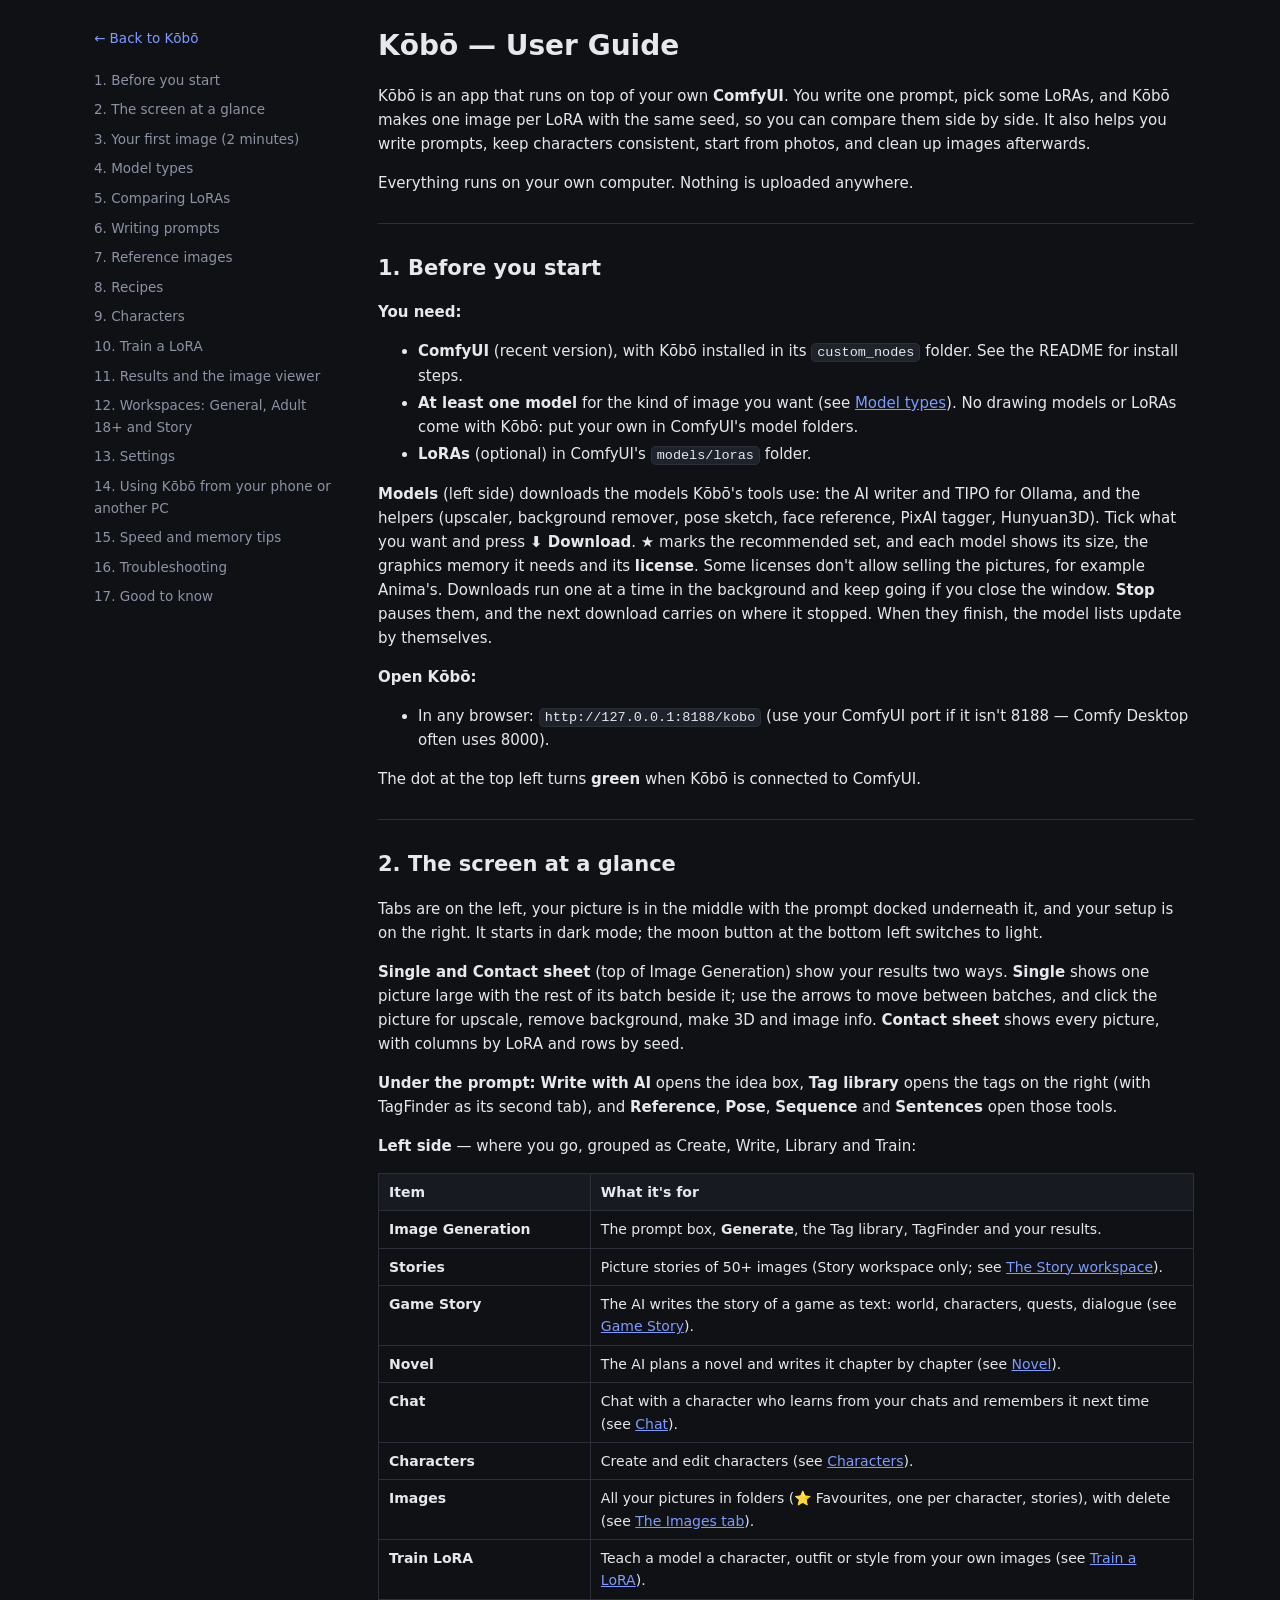
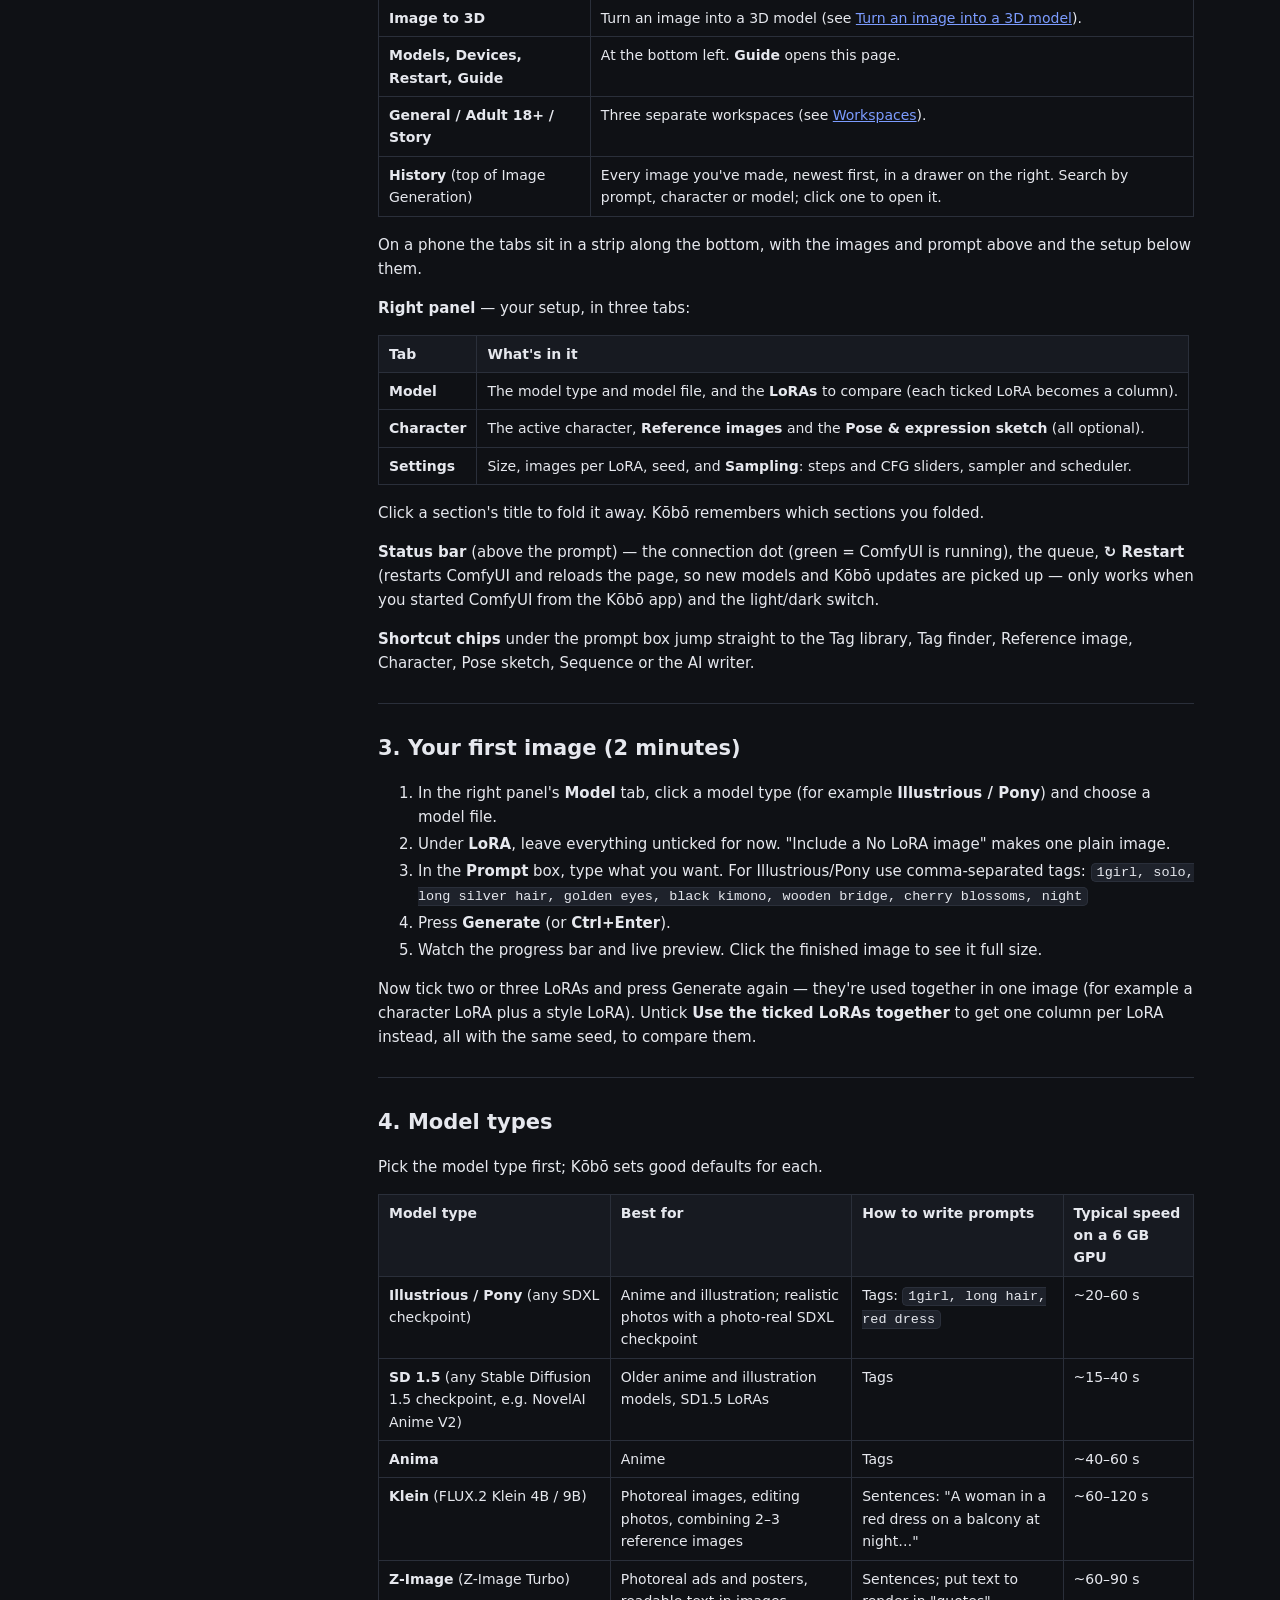
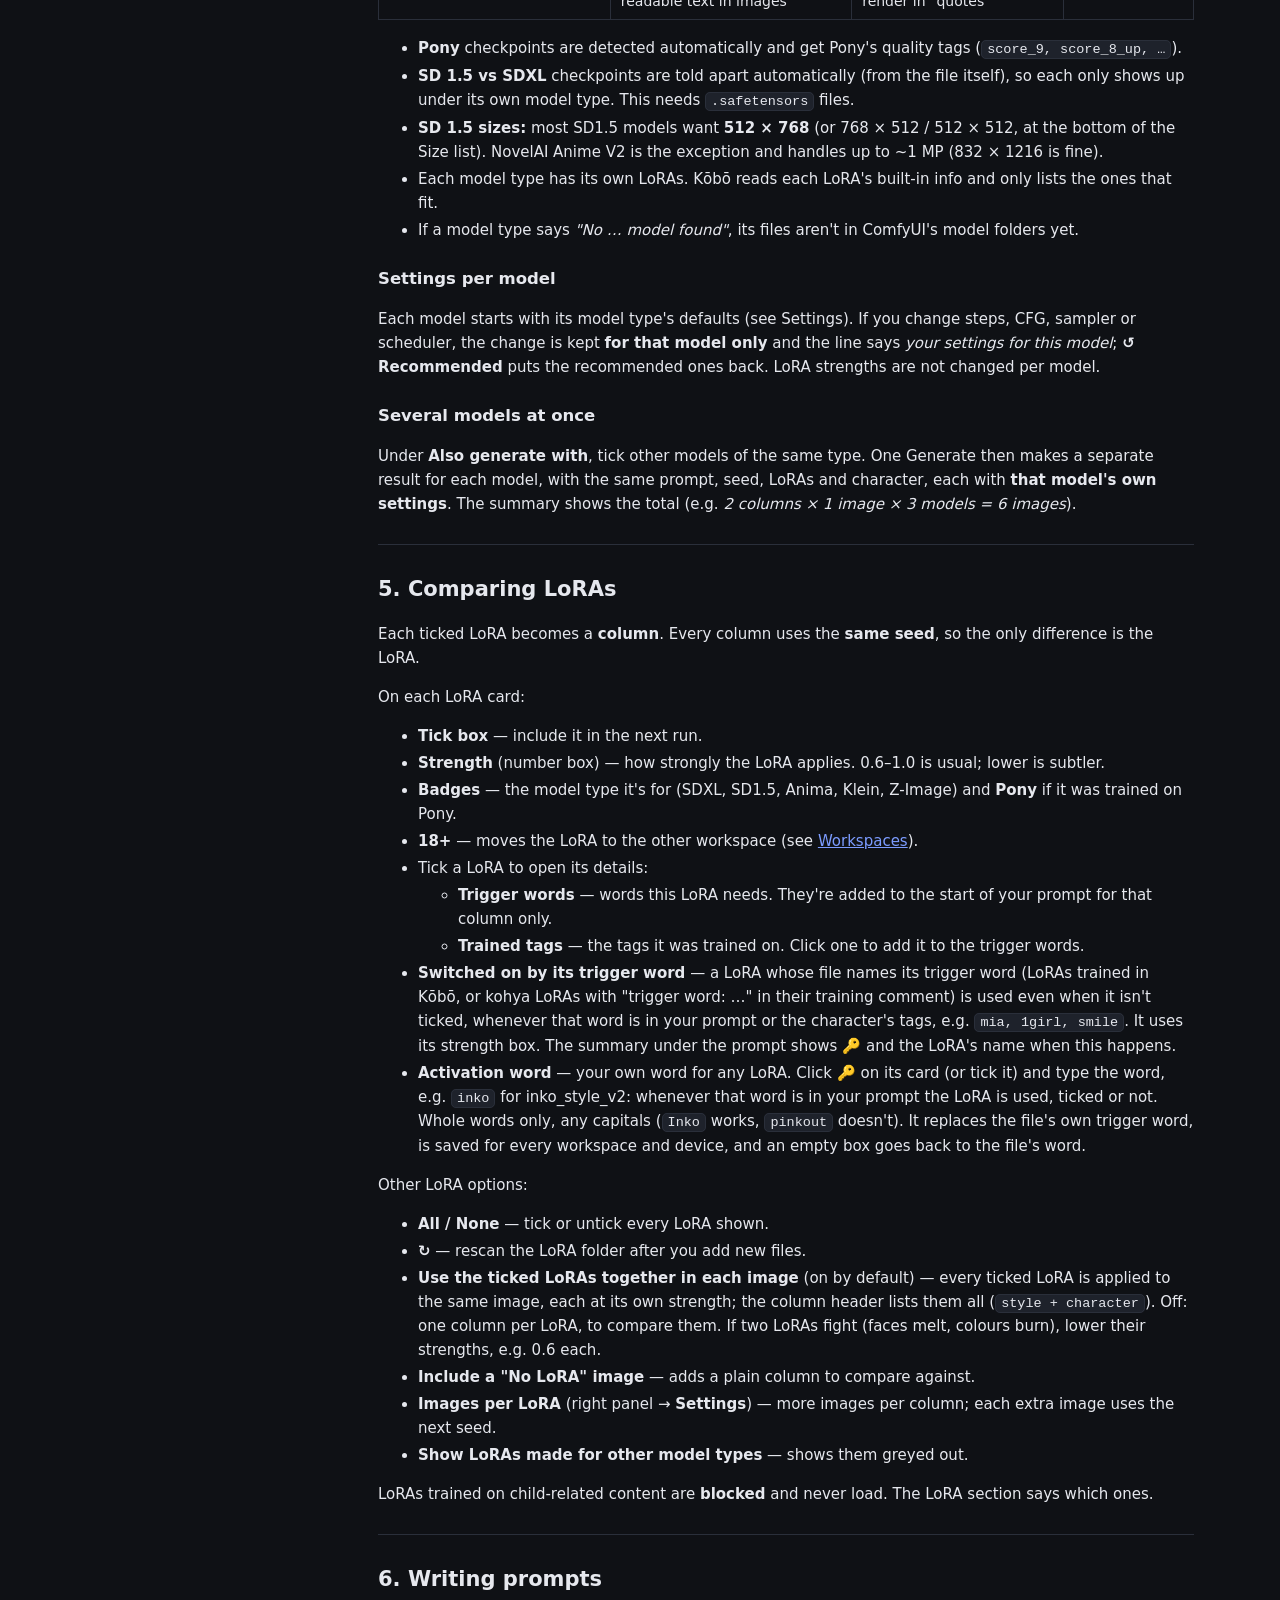
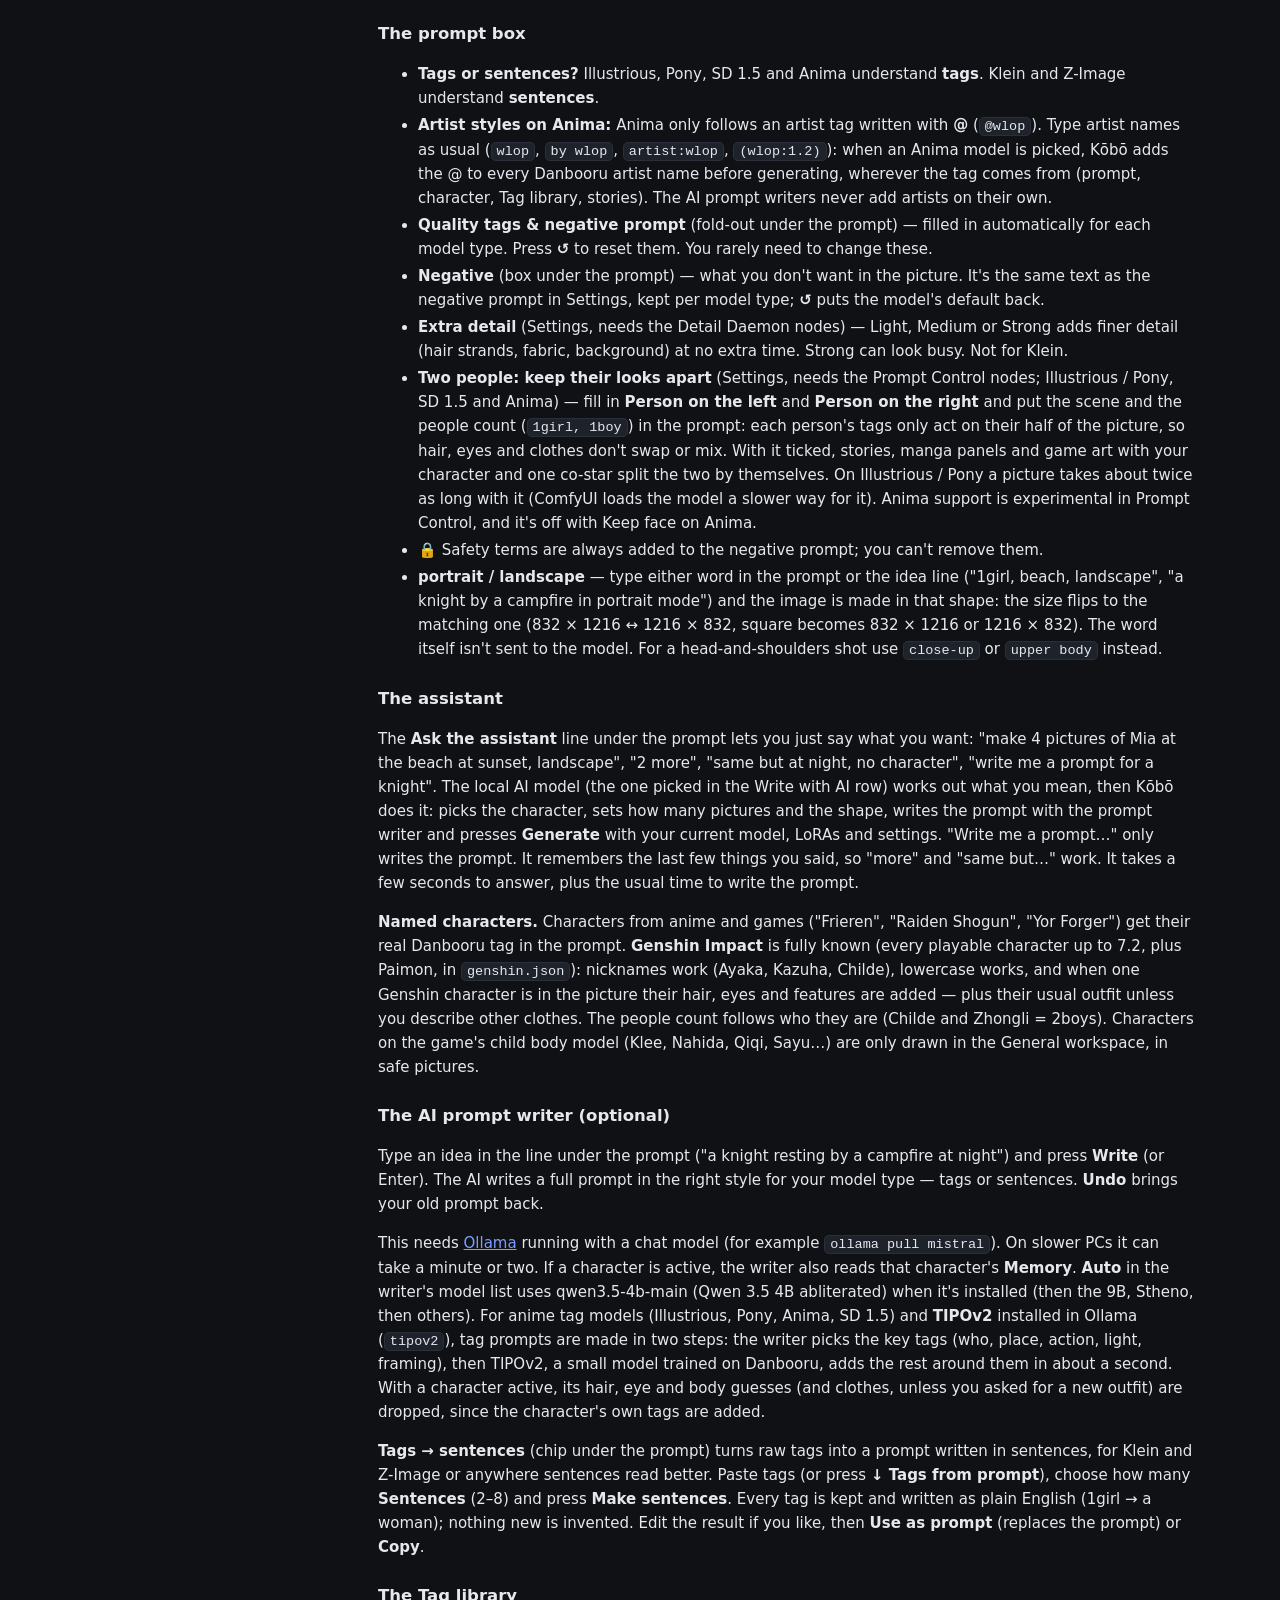
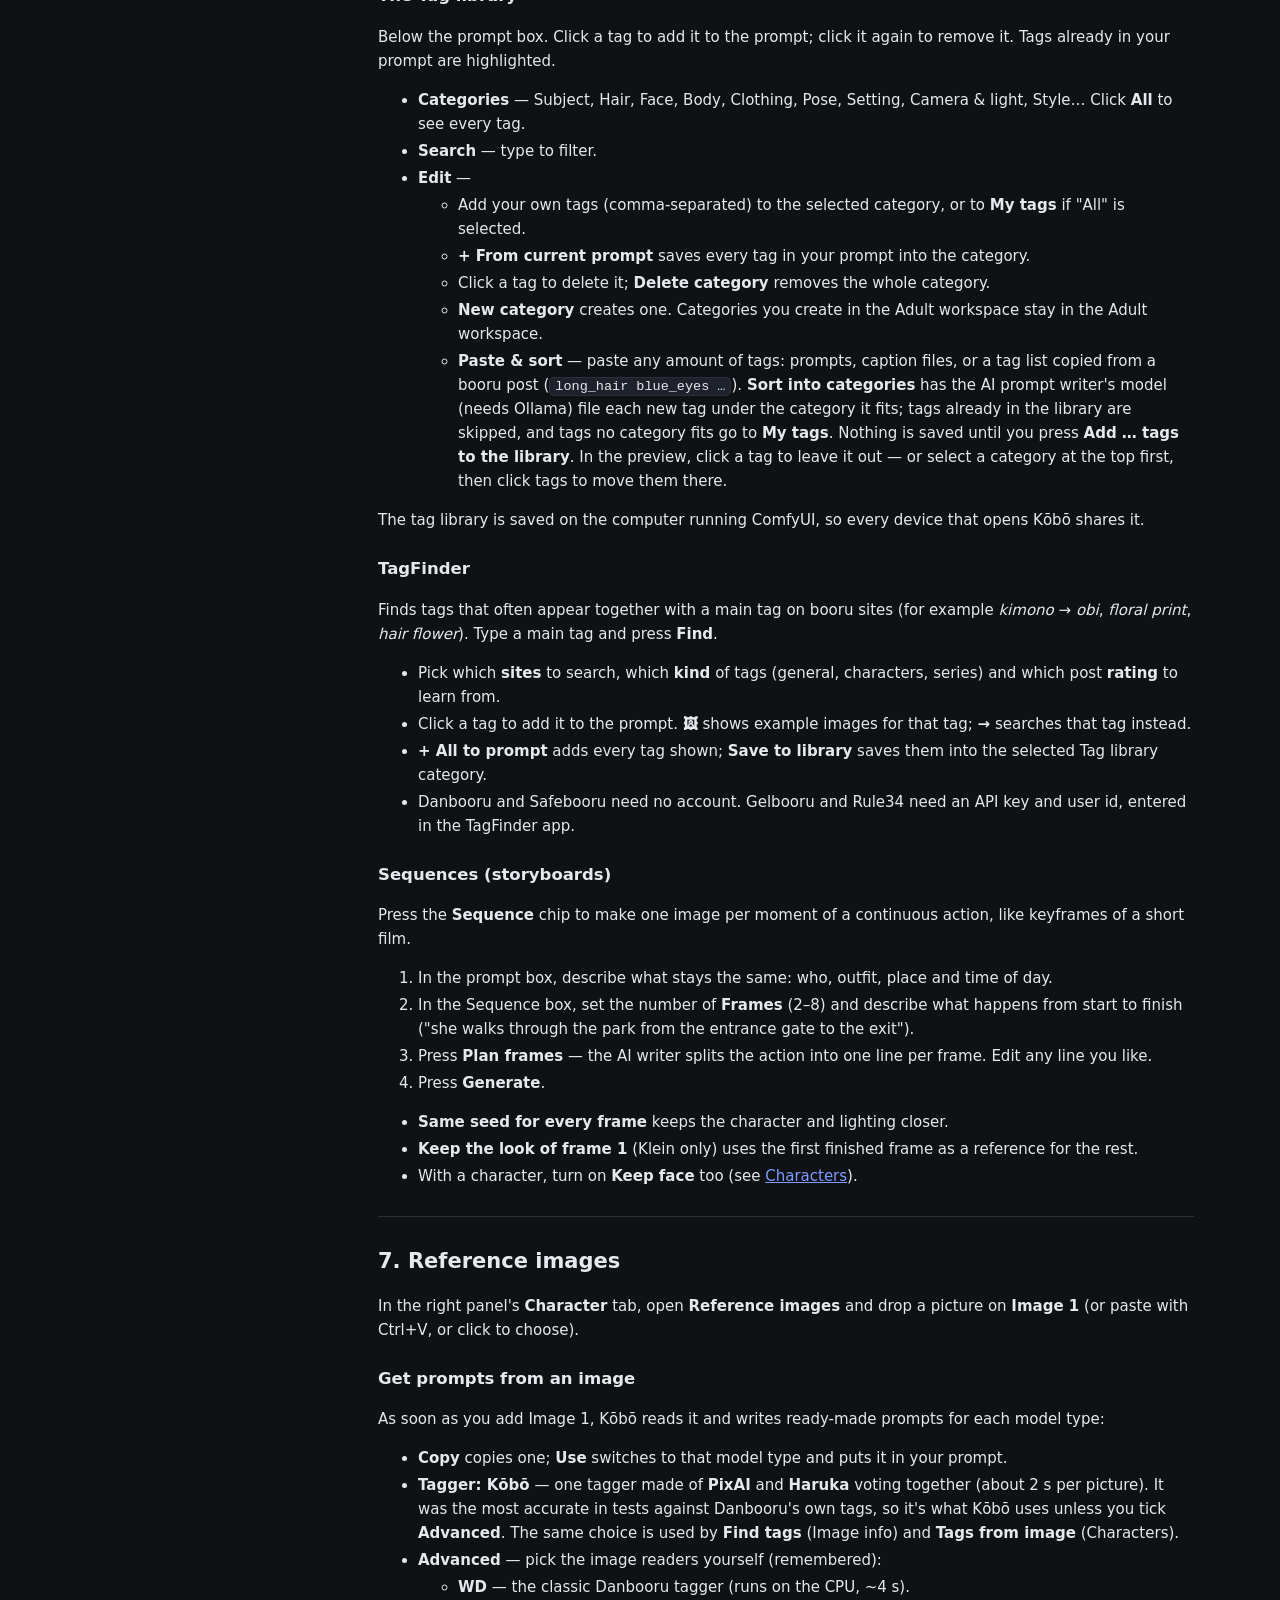
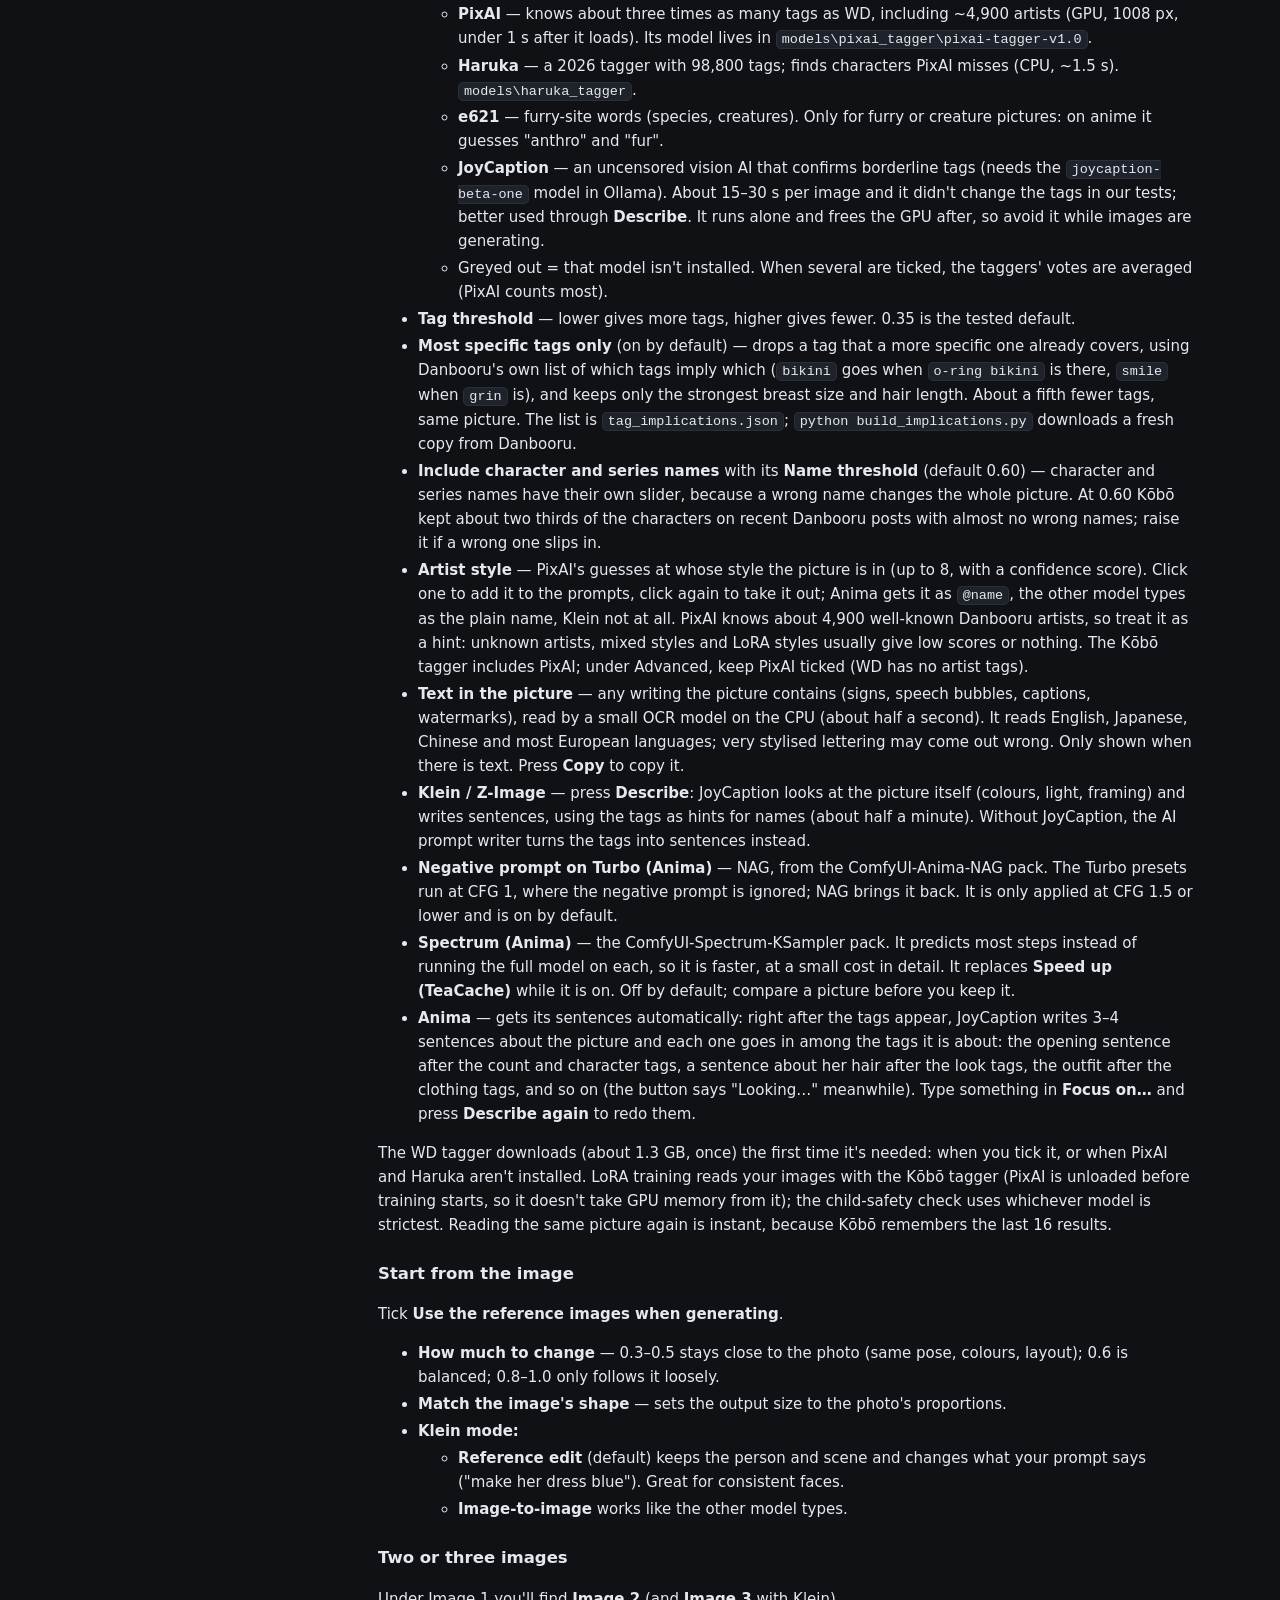
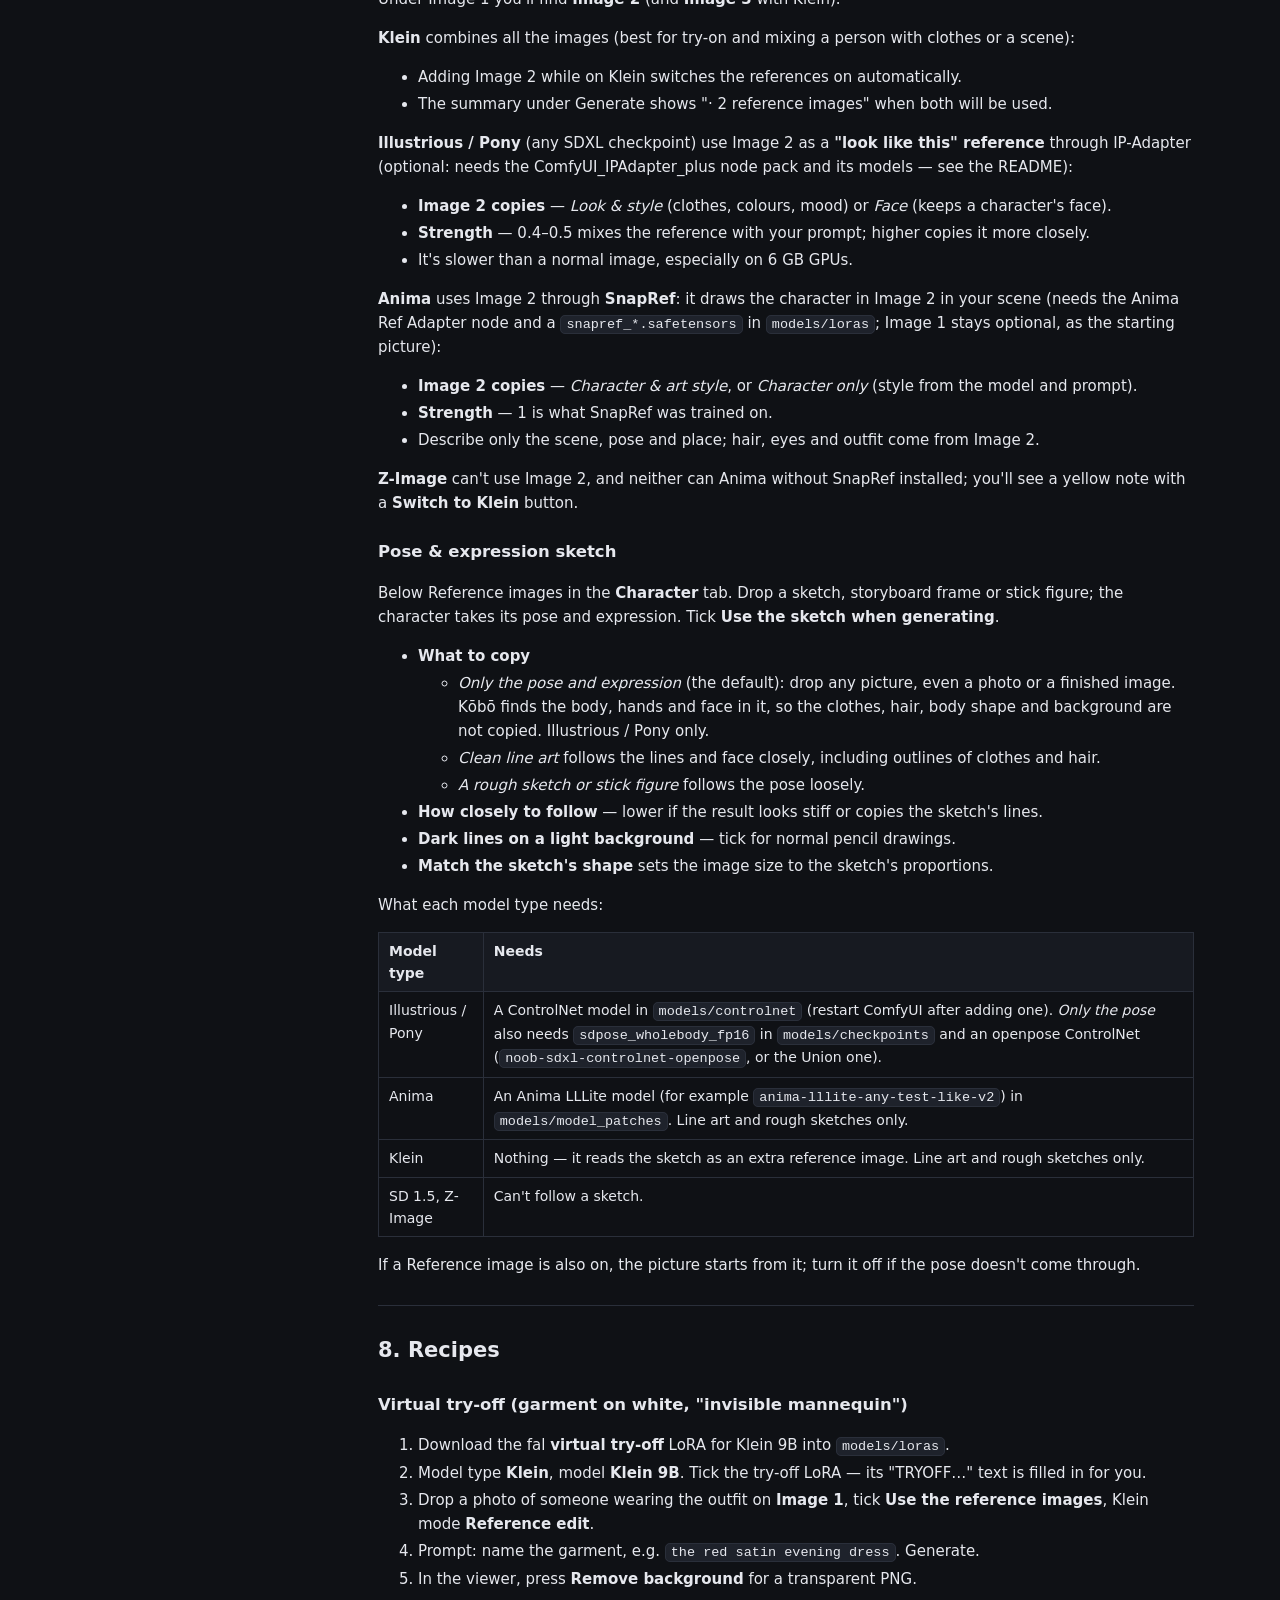
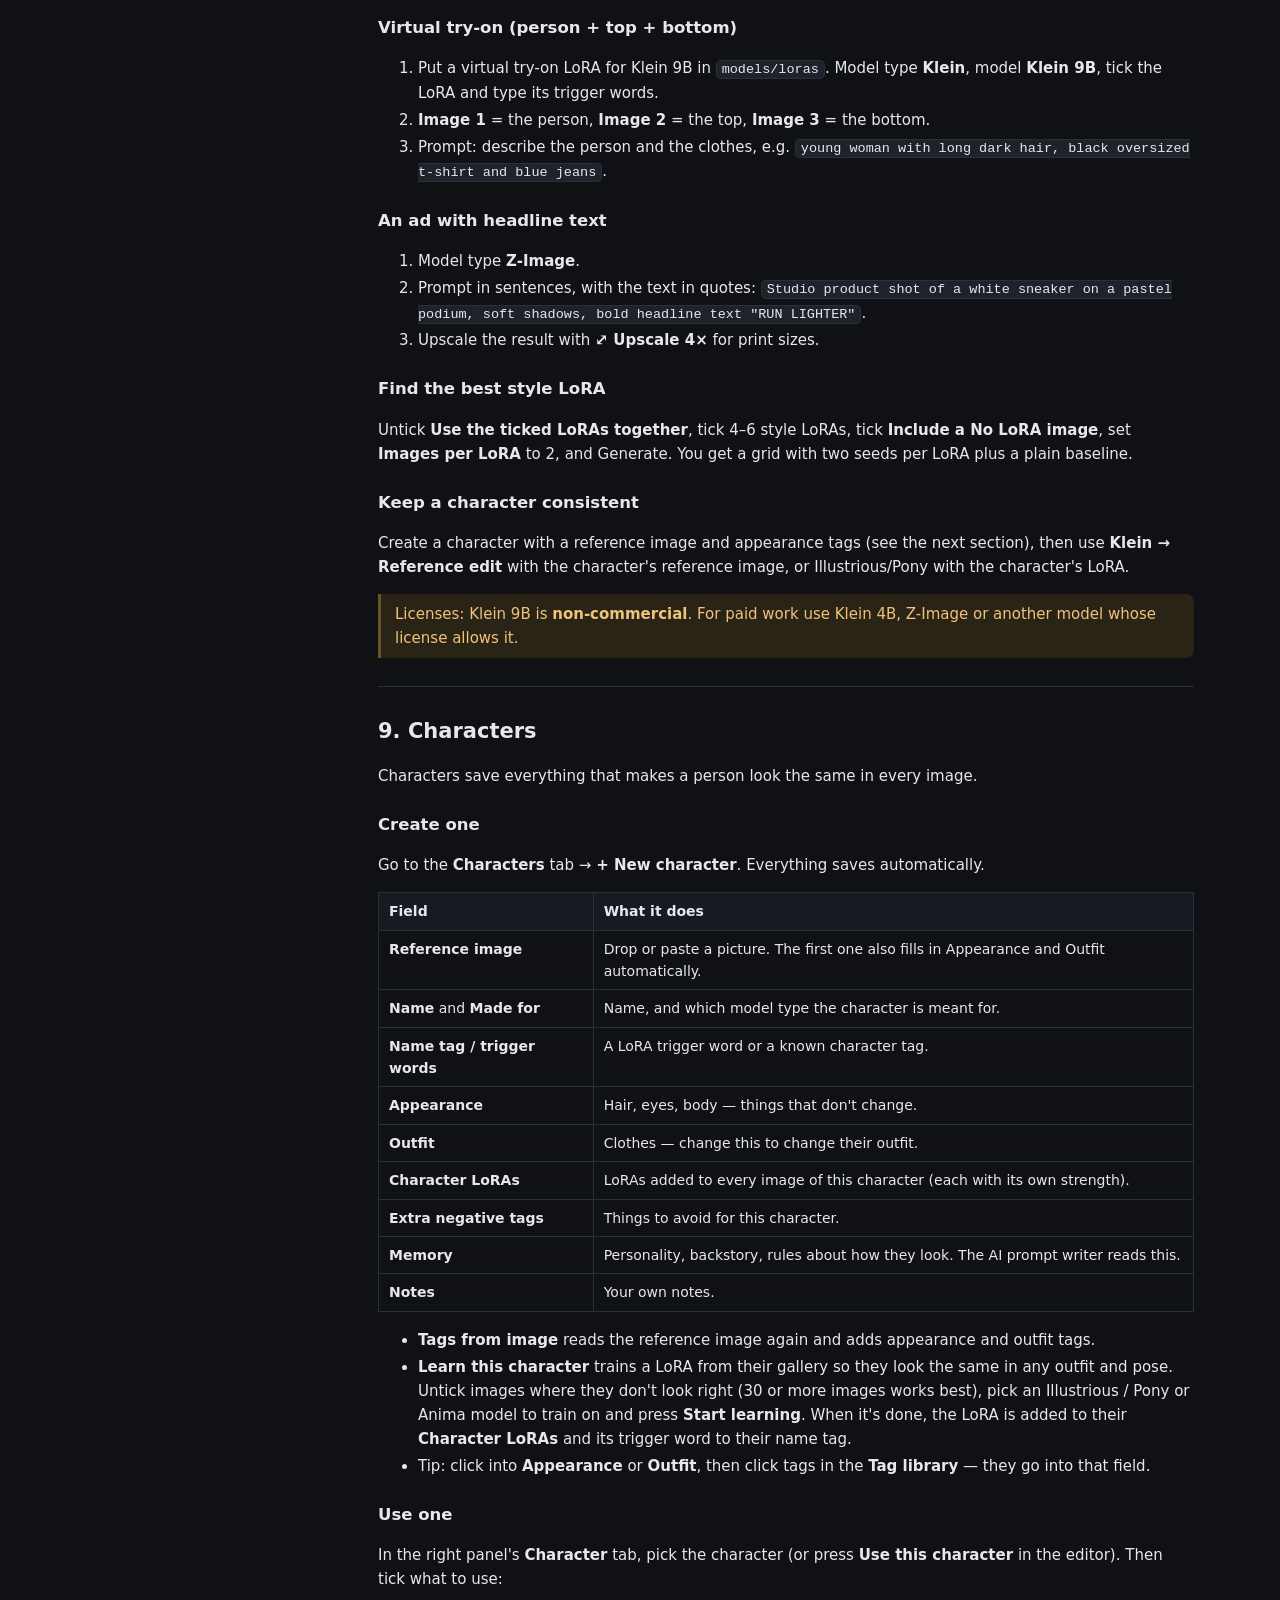
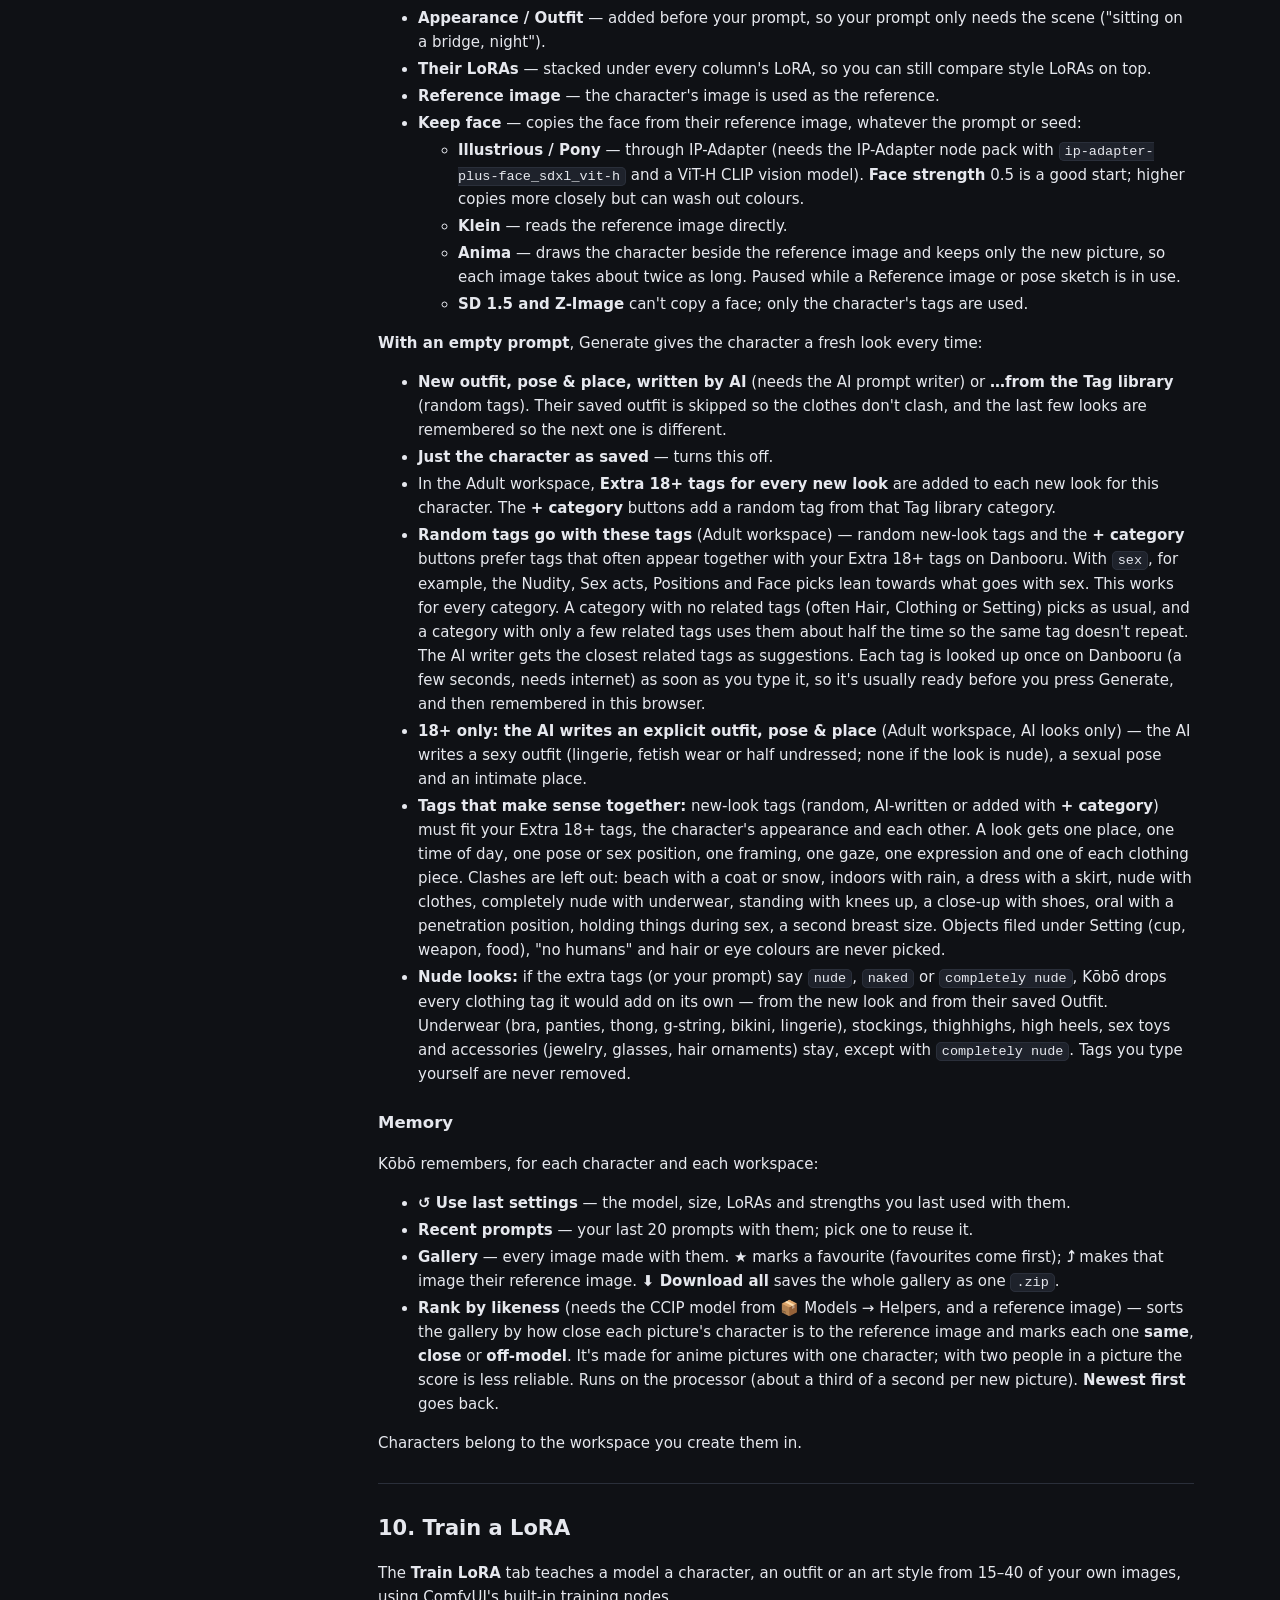
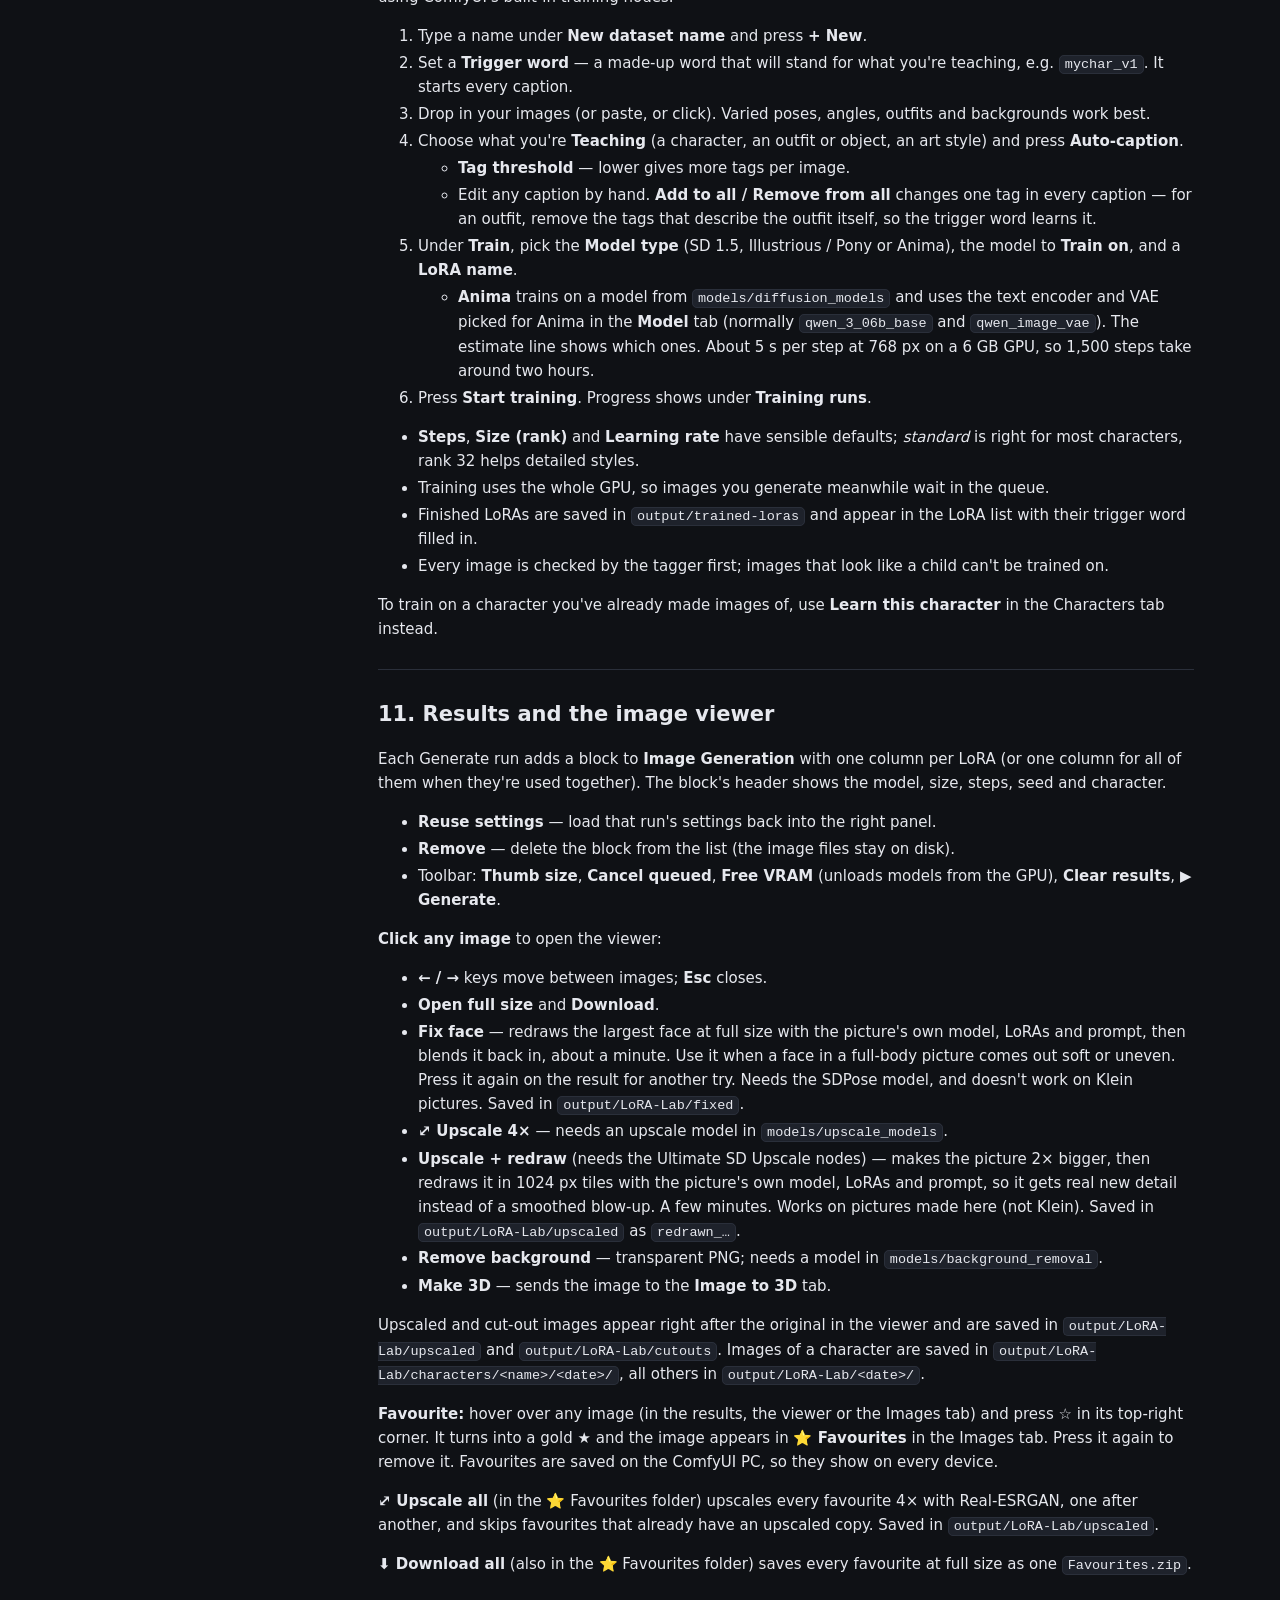
<file: web/guide.html>
<!doctype html>
<html lang="en">
<head>
<meta charset="utf-8">
<meta name="viewport" content="width=device-width, initial-scale=1">
<title>Kōbō Guide</title>
<link rel="icon" type="image/png" href="icon-192.png">
<style>
:root { --bg: #0f1115; --panel: #171a21; --panel2: #1e222b; --line: #2a2f3a; --text: #e6e8ee; --muted: #8b93a5; --accent: #7c9cff; }
* { box-sizing: border-box; }
html, body { margin: 0; background: var(--bg); color: var(--text); font: 15px/1.6 system-ui, -apple-system, "Segoe UI", Roboto, sans-serif; }
.wrap { display: grid; grid-template-columns: 260px minmax(0, 820px); gap: 32px; max-width: 1140px; margin: 0 auto; padding: 24px 16px 80px; }
nav { position: sticky; top: 16px; align-self: start; max-height: calc(100vh - 32px); overflow-y: auto; font-size: 13.5px; }
nav a { display: block; color: var(--muted); text-decoration: none; padding: 4px 8px; border-radius: 6px; }
nav a:hover, nav a.on { color: var(--text); background: var(--panel2); }
nav .back { color: var(--accent); margin-bottom: 12px; }
article h1 { font-size: 28px; margin: 0 0 12px; }
article h2 { font-size: 21px; margin: 28px 0 10px; }
article h3 { font-size: 16.5px; margin: 24px 0 6px; }
article a { color: var(--accent); }
article code { background: var(--panel2); border: 1px solid var(--line); border-radius: 5px; padding: 1px 5px; font-size: 13.5px; }
article pre { background: var(--panel2); border: 1px solid var(--line); border-radius: 8px; padding: 12px; overflow-x: auto; }
article pre code { border: 0; padding: 0; background: none; }
article table { border-collapse: collapse; width: 100%; margin: 10px 0 16px; font-size: 14px; display: block; overflow-x: auto; }
article th, article td { border: 1px solid var(--line); padding: 7px 10px; text-align: left; vertical-align: top; }
article th { background: var(--panel); }
article blockquote { margin: 12px 0; padding: 8px 14px; border-left: 3px solid #6b5328; background: #2a2416; color: #f0c27a; border-radius: 0 8px 8px 0; }
article hr { border: 0; border-top: 1px solid var(--line); margin: 28px 0; }
article li { margin: 3px 0; }
.err { color: #ef6b6b; }
@media (max-width: 860px) { .wrap { grid-template-columns: 1fr; } nav { position: static; max-height: none; } }
</style>
</head>
<body>
<div class="wrap">
  <nav id="toc"><a class="back" href="index.html">← Back to Kōbō</a></nav>
  <article id="doc">Loading the guide…</article>
</div>
<script>
// Renders USER_GUIDE.md (the same file shown on GitHub) with a small Markdown subset:
// headings, paragraphs, lists, tables, code, blockquotes, rules, bold, italics and links.
(() => {
"use strict";
const esc = (t) => t.replace(/&/g, "&amp;").replace(/</g, "&lt;").replace(/>/g, "&gt;");
const slug = (t) => t.toLowerCase().replace(/<[^>]+>/g, "").replace(/[^\w\s-]/g, "").trim().replace(/\s/g, "-");
function inline(t) {
  const codes = [];
  t = esc(t).replace(/`([^`]+)`/g, (_, c) => `\u0000${codes.push(c) - 1}\u0000`);
  t = t.replace(/\*\*([^*]+)\*\*/g, "<b>$1</b>").replace(/(^|[^*])\*([^*\s][^*]*)\*/g, "$1<i>$2</i>")
       .replace(/\[([^\]]+)\]\(([^)\s]+)\)/g, (_, label, url) => {
         const safe = /^(https?:|#|[\w./-]+$)/.test(url) ? url : "#";
         const ext = /^https?:/.test(safe) ? ' target="_blank" rel="noopener"' : "";
         return `<a href="${safe.replace(/"/g, "%22")}"${ext}>${label}</a>`;
       });
  return t.replace(/\u0000(\d+)\u0000/g, (_, i) => `<code>${codes[+i]}</code>`);
}
function render(md) {
  const lines = md.replace(/\r/g, "").split("\n"), out = [], toc = [];
  let i = 0;
  const isTable = (l) => /^\s*\|.*\|\s*$/.test(l);
  const isList = (l) => /^\s*([-*]|\d+\.)\s+/.test(l);
  while (i < lines.length) {
    const l = lines[i];
    if (/^```/.test(l)) {
      const code = []; i++;
      while (i < lines.length && !/^```/.test(lines[i])) code.push(lines[i++]);
      i++; out.push(`<pre><code>${esc(code.join("\n"))}</code></pre>`); continue;
    }
    const h = /^(#{1,4})\s+(.*)$/.exec(l);
    if (h) {
      const level = h[1].length, html = inline(h[2]), id = slug(h[2]);
      if (level === 2) toc.push({ id, text: h[2].replace(/[*`]/g, "") });
      out.push(`<h${level} id="${id}">${html}</h${level}>`); i++; continue;
    }
    if (/^---+\s*$/.test(l)) { out.push("<hr>"); i++; continue; }
    if (isTable(l)) {
      const rows = [];
      while (i < lines.length && isTable(lines[i])) rows.push(lines[i++]);
      const cells = (r) => r.trim().replace(/^\||\|$/g, "").split("|").map(c => inline(c.trim()));
      const body = rows.filter((_, k) => k !== 1 || !/^[\s|:-]+$/.test(rows[1]));
      out.push("<table><thead><tr>" + cells(body[0]).map(c => `<th>${c}</th>`).join("") + "</tr></thead><tbody>" +
        body.slice(1).map(r => "<tr>" + cells(r).map(c => `<td>${c}</td>`).join("") + "</tr>").join("") + "</tbody></table>");
      continue;
    }
    if (/^>\s?/.test(l)) {
      const q = [];
      while (i < lines.length && /^>\s?/.test(lines[i])) q.push(lines[i++].replace(/^>\s?/, ""));
      out.push(`<blockquote>${inline(q.join(" "))}</blockquote>`); continue;
    }
    if (isList(l)) {
      // One level of nesting: items indented by 2+ spaces belong to the previous item.
      const ordered = /^\s*\d+\./.test(l), items = [];
      while (i < lines.length && (isList(lines[i]) || (/^\s{2,}\S/.test(lines[i]) && items.length))) {
        const line = lines[i++];
        if (/^\s{2,}([-*]|\d+\.)\s+/.test(line) && items.length) items[items.length - 1].sub.push(line.replace(/^\s*([-*]|\d+\.)\s+/, ""));
        else if (/^\s{2,}\S/.test(line) && !isList(line.trimStart()) && items.length) {
          const last = items[items.length - 1];
          if (last.sub.length) last.sub[last.sub.length - 1] += " " + line.trim(); else last.text += " " + line.trim();
        } else items.push({ text: line.replace(/^\s*([-*]|\d+\.)\s+/, ""), sub: [] });
      }
      const tag = ordered ? "ol" : "ul";
      out.push(`<${tag}>` + items.map(it => `<li>${inline(it.text)}${it.sub.length ? "<ul>" + it.sub.map(s => `<li>${inline(s)}</li>`).join("") + "</ul>" : ""}</li>`).join("") + `</${tag}>`);
      continue;
    }
    if (!l.trim()) { i++; continue; }
    const para = [];
    while (i < lines.length && lines[i].trim() && !/^(#{1,4}\s|```|>|---+\s*$)/.test(lines[i]) && !isTable(lines[i]) && !isList(lines[i])) para.push(lines[i++].trim());
    out.push(`<p>${inline(para.join(" "))}</p>`);
  }
  return { html: out.join("\n"), toc };
}
fetch("USER_GUIDE.md").then(r => { if (!r.ok) throw new Error(r.statusText); return r.text(); }).then(md => {
  const { html, toc } = render(md);
  document.getElementById("doc").innerHTML = html;
  const nav = document.getElementById("toc");
  for (const t of toc) { const a = document.createElement("a"); a.href = "#" + t.id; a.textContent = t.text; nav.append(a); }
  if (location.hash) { const el = document.getElementById(location.hash.slice(1)); if (el) el.scrollIntoView(); }
}).catch(err => {
  document.getElementById("doc").innerHTML = `<p class="err">Couldn't load the guide (${esc(err.message)}). It's also in <code>web/USER_GUIDE.md</code>.</p>`;
});
})();
</script>
</body>
</html>
</file>
